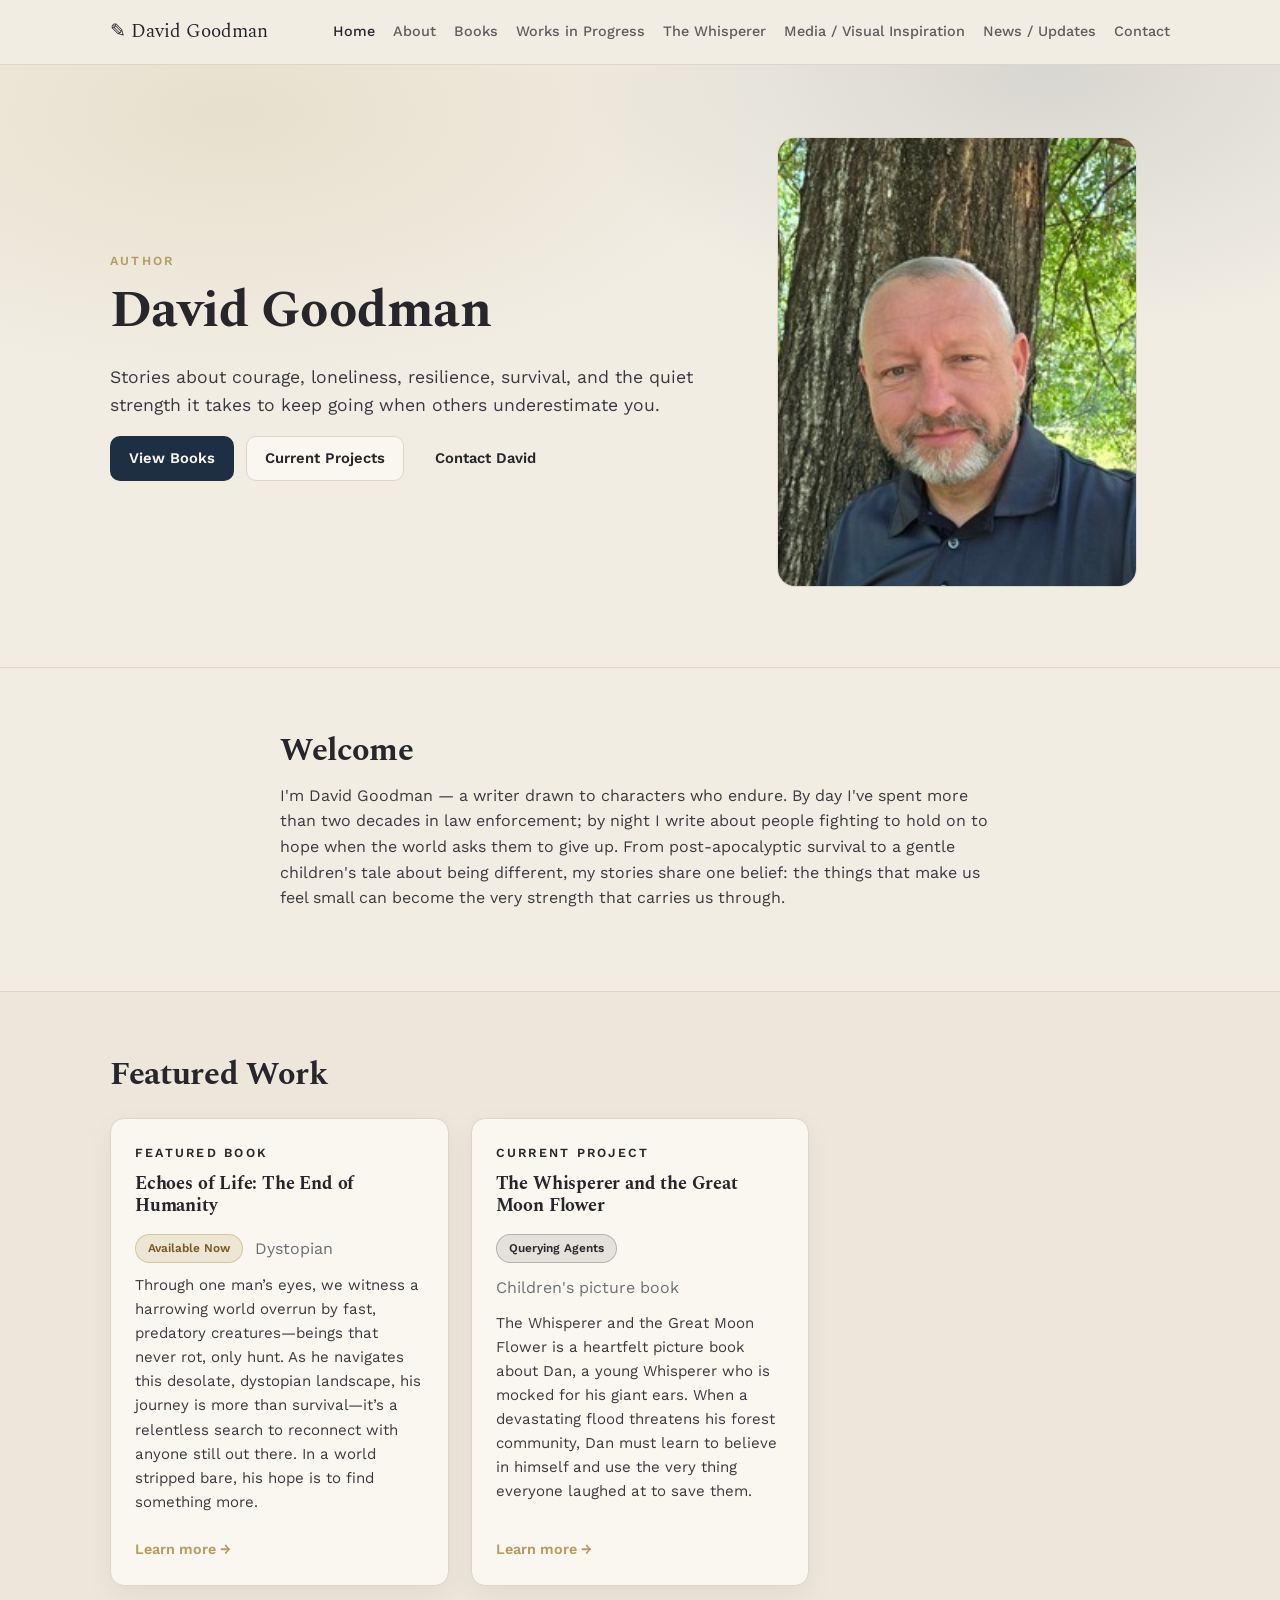
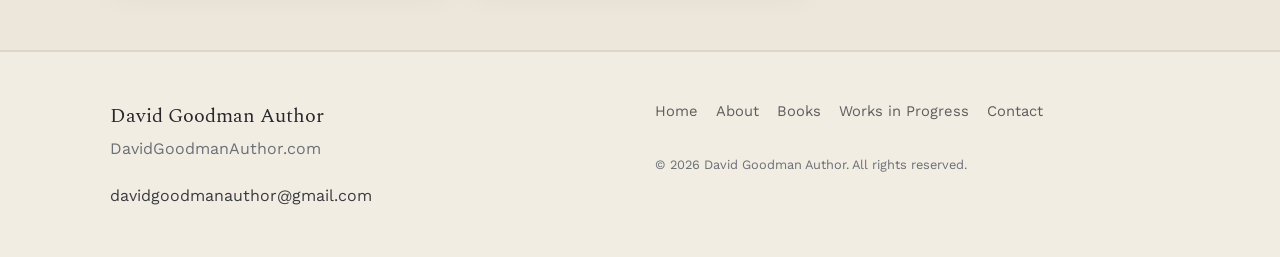
<file: index.html>
<!doctype html>
<html lang="en">
<head>
  <meta charset="utf-8" />
  <meta name="viewport" content="width=device-width, initial-scale=1" />
  <title>David Goodman Author</title>
  <meta name="description" content="David Goodman, author of Echoes of Life: The End of Humanity. Stories about courage, loneliness, resilience, and survival." />
  <link rel="preconnect" href="https://fonts.googleapis.com">
  <link rel="preconnect" href="https://fonts.gstatic.com" crossorigin>
  <link href="https://fonts.googleapis.com/css2?family=Spectral:ital,wght@0,400;0,500;0,600;0,700;1,400&family=Work+Sans:wght@400;500;600;700&display=swap" rel="stylesheet">
  <link rel="stylesheet" href="assets/css/styles.css" />
  <script src="https://identity.netlify.com/v1/netlify-identity-widget.js"></script>
</head>
<body data-page="home">
  <header id="site-header"></header>
  <main id="page-content"></main>
  <footer id="site-footer"></footer>
  <script src="assets/js/data.js"></script>
  <script src="assets/js/site.js"></script>
  <script>
    // Redirect to the admin panel after accepting a Netlify Identity invite / logging in.
    if (window.netlifyIdentity) {
      window.netlifyIdentity.on("init", function (user) {
        if (!user) {
          window.netlifyIdentity.on("login", function () { document.location.href = "/admin/"; });
        }
      });
    }
  </script>
</body>
</html>
</file>
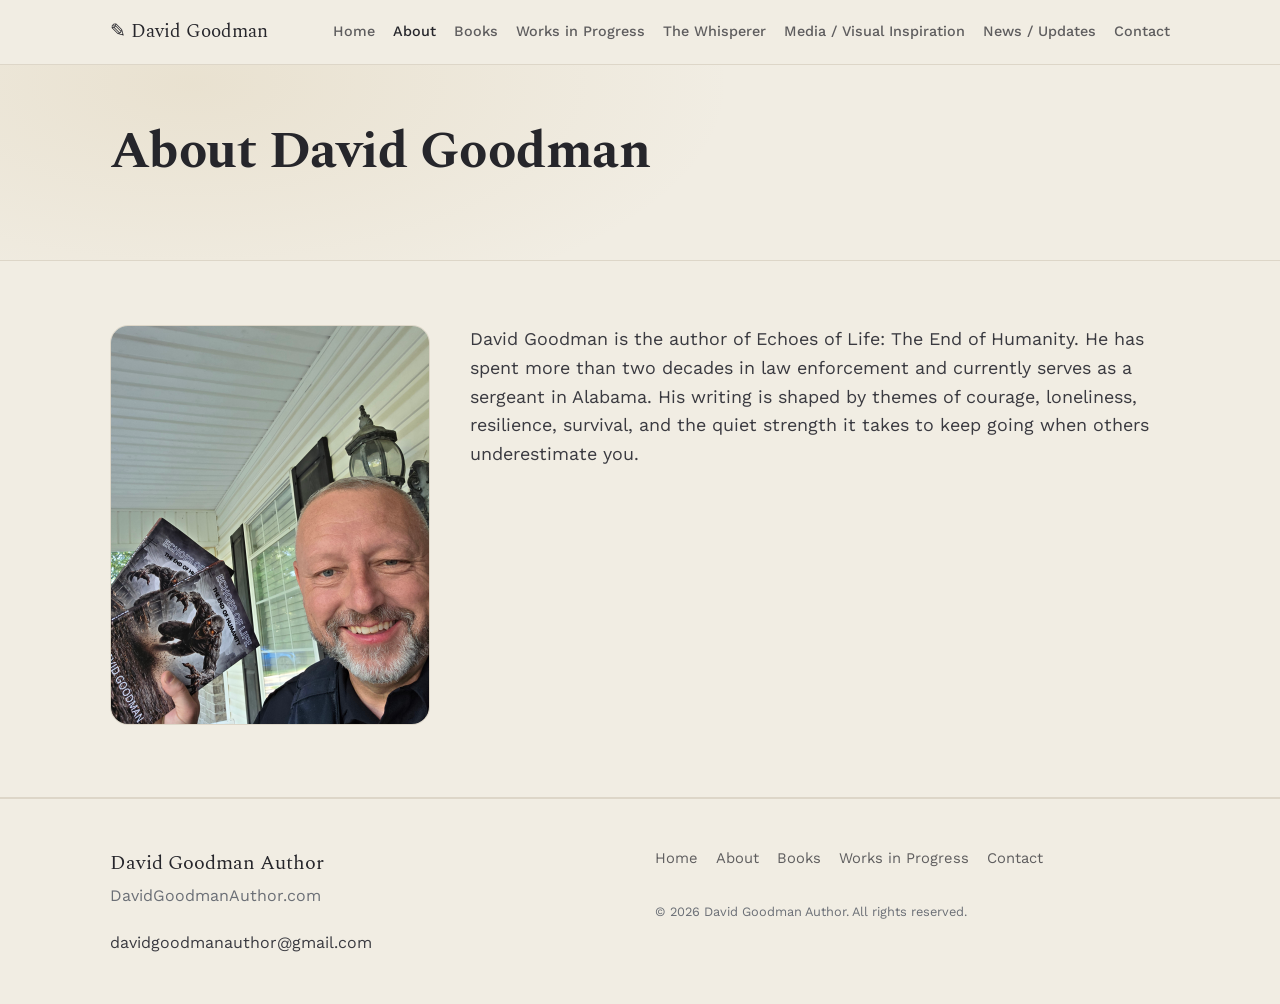
<file: about.html>
<!doctype html>
<html lang="en">
<head>
  <meta charset="utf-8" />
  <meta name="viewport" content="width=device-width, initial-scale=1" />
  <title>About — David Goodman Author</title>
  <link rel="preconnect" href="https://fonts.googleapis.com">
  <link rel="preconnect" href="https://fonts.gstatic.com" crossorigin>
  <link href="https://fonts.googleapis.com/css2?family=Spectral:ital,wght@0,400;0,500;0,600;0,700;1,400&family=Work+Sans:wght@400;500;600;700&display=swap" rel="stylesheet">
  <link rel="stylesheet" href="assets/css/styles.css" />
</head>
<body data-page="about">
  <header id="site-header"></header>
  <main id="page-content"></main>
  <footer id="site-footer"></footer>
  <script src="assets/js/data.js"></script>
  <script src="assets/js/site.js"></script>
</body>
</html>
</file>
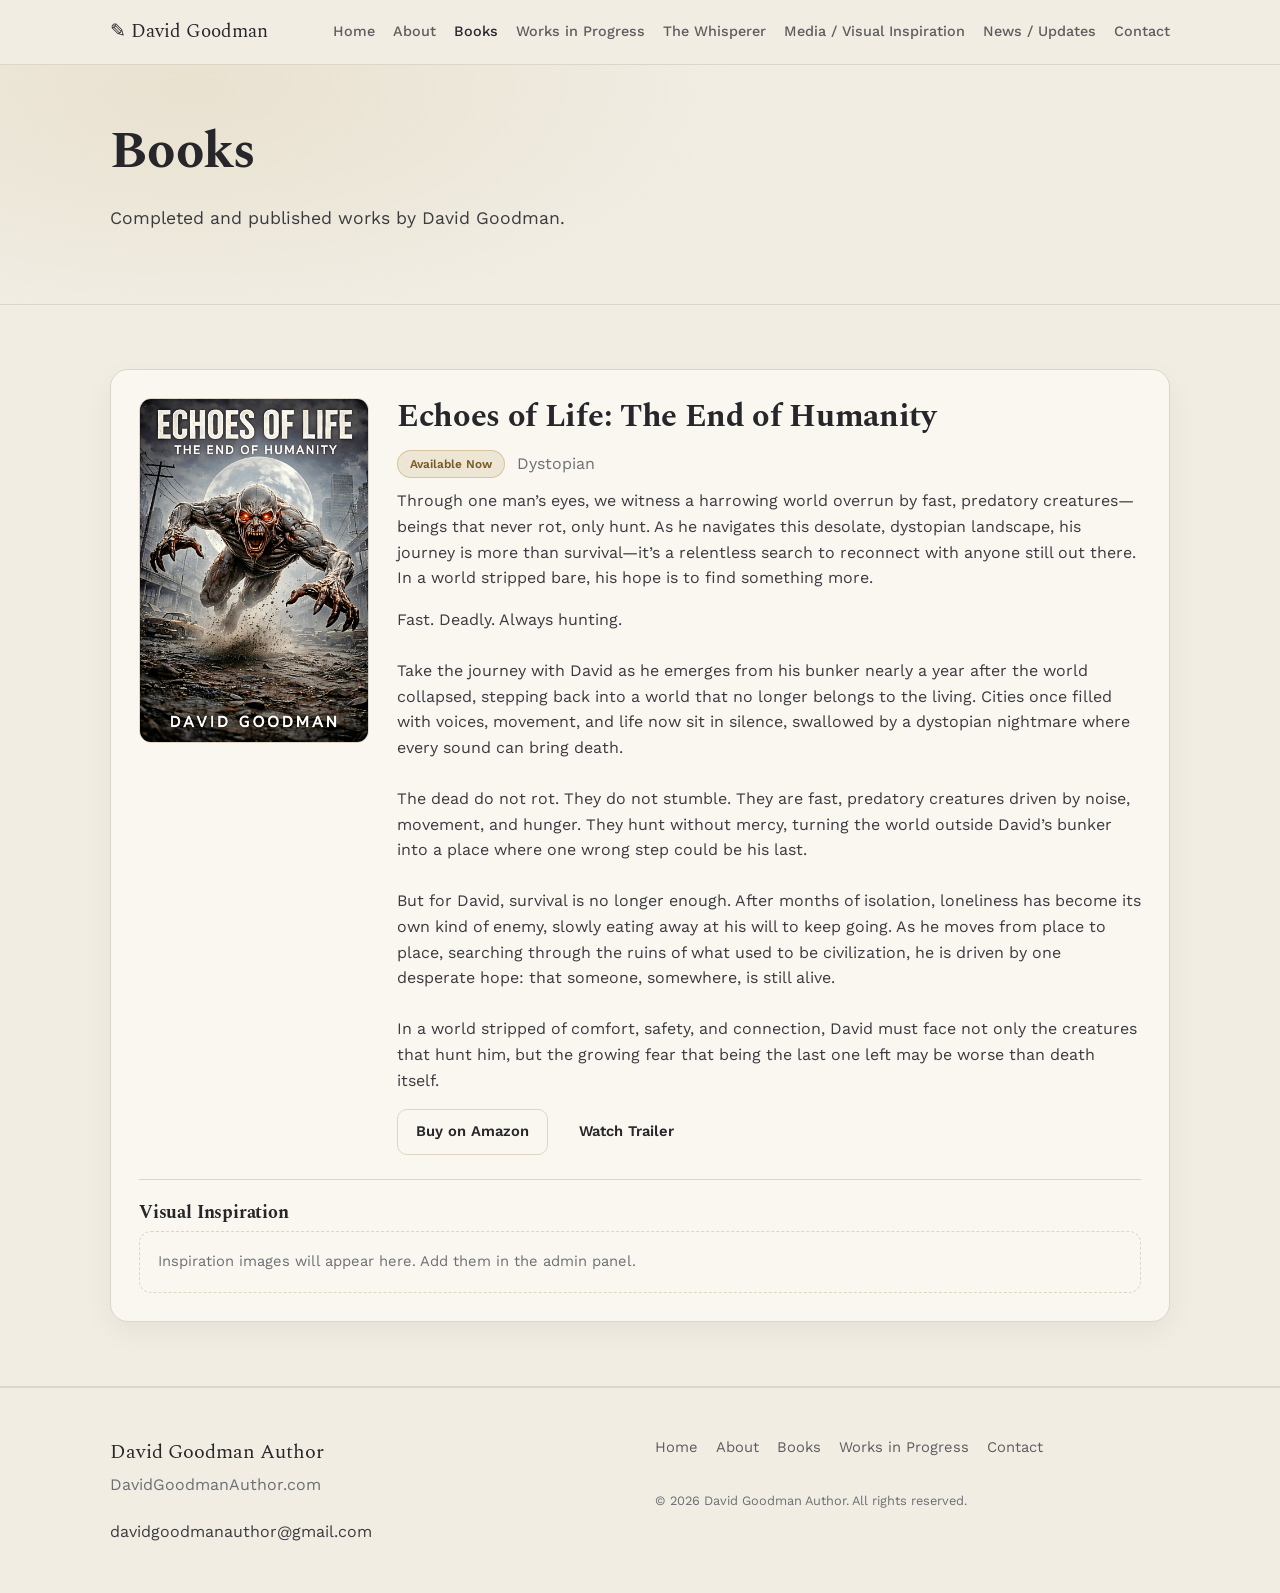
<file: books.html>
<!doctype html>
<html lang="en">
<head>
  <meta charset="utf-8" />
  <meta name="viewport" content="width=device-width, initial-scale=1" />
  <title>Books — David Goodman Author</title>
  <link rel="preconnect" href="https://fonts.googleapis.com">
  <link rel="preconnect" href="https://fonts.gstatic.com" crossorigin>
  <link href="https://fonts.googleapis.com/css2?family=Spectral:ital,wght@0,400;0,500;0,600;0,700;1,400&family=Work+Sans:wght@400;500;600;700&display=swap" rel="stylesheet">
  <link rel="stylesheet" href="assets/css/styles.css" />
</head>
<body data-page="books">
  <header id="site-header"></header>
  <main id="page-content"></main>
  <footer id="site-footer"></footer>
  <script src="assets/js/data.js"></script>
  <script src="assets/js/site.js"></script>
</body>
</html>
</file>
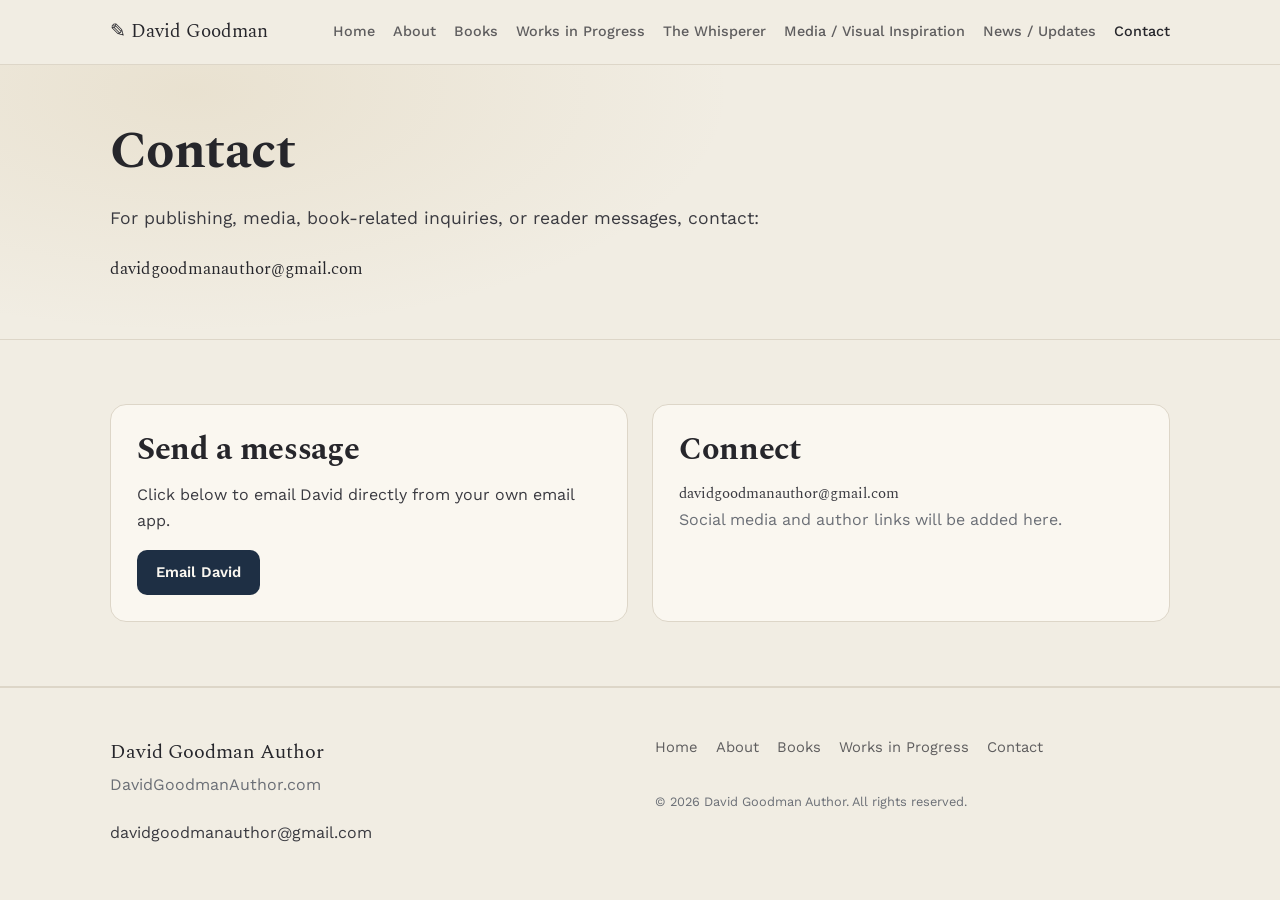
<file: contact.html>
<!doctype html>
<html lang="en">
<head>
  <meta charset="utf-8" />
  <meta name="viewport" content="width=device-width, initial-scale=1" />
  <title>Contact — David Goodman Author</title>
  <link rel="preconnect" href="https://fonts.googleapis.com">
  <link rel="preconnect" href="https://fonts.gstatic.com" crossorigin>
  <link href="https://fonts.googleapis.com/css2?family=Spectral:ital,wght@0,400;0,500;0,600;0,700;1,400&family=Work+Sans:wght@400;500;600;700&display=swap" rel="stylesheet">
  <link rel="stylesheet" href="assets/css/styles.css" />
</head>
<body data-page="contact">
  <header id="site-header"></header>
  <main id="page-content"></main>
  <footer id="site-footer"></footer>
  <script src="assets/js/data.js"></script>
  <script src="assets/js/site.js"></script>
</body>
</html>
</file>
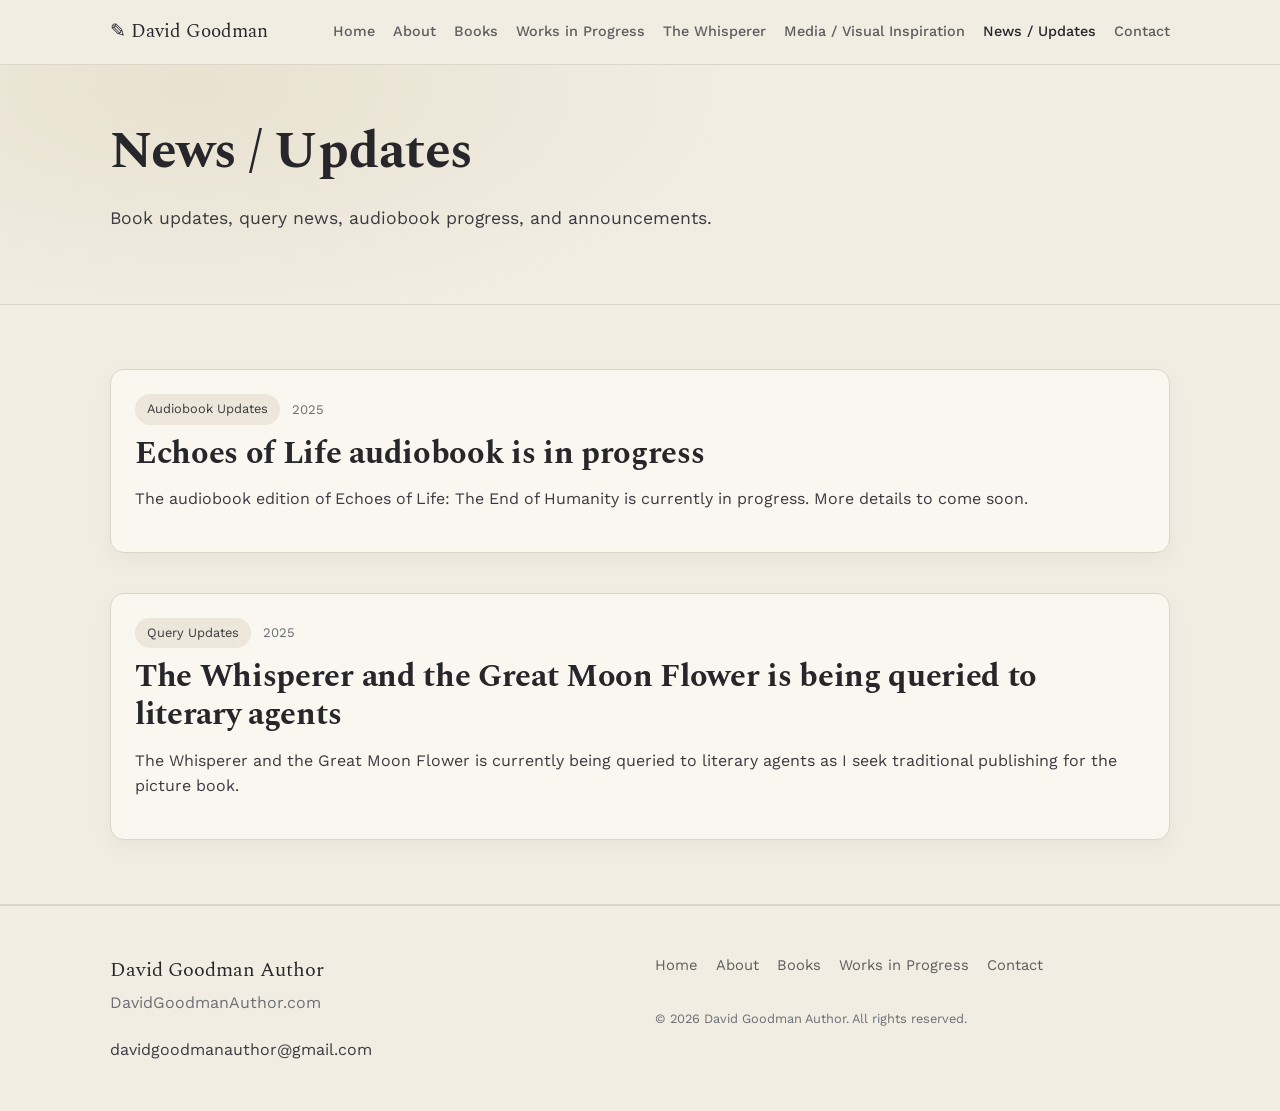
<file: news.html>
<!doctype html>
<html lang="en">
<head>
  <meta charset="utf-8" />
  <meta name="viewport" content="width=device-width, initial-scale=1" />
  <title>News / Updates — David Goodman Author</title>
  <link rel="preconnect" href="https://fonts.googleapis.com">
  <link rel="preconnect" href="https://fonts.gstatic.com" crossorigin>
  <link href="https://fonts.googleapis.com/css2?family=Spectral:ital,wght@0,400;0,500;0,600;0,700;1,400&family=Work+Sans:wght@400;500;600;700&display=swap" rel="stylesheet">
  <link rel="stylesheet" href="assets/css/styles.css" />
</head>
<body data-page="news">
  <header id="site-header"></header>
  <main id="page-content"></main>
  <footer id="site-footer"></footer>
  <script src="assets/js/data.js"></script>
  <script src="assets/js/site.js"></script>
</body>
</html>
</file>
<file: assets/css/styles.css>
:root{
  --cream:#f1ede3; --cream-card:#faf7f0; --charcoal:#2b2b2e; --ink:#26262b;
  --muted:#6b6f76; --border:#ddd6c8; --deep-blue:#1e2f44; --gold:#b89b5e;
  --forest:#1f3a2e; --radius:14px;
  --font-head:'Spectral',Georgia,serif; --font-body:'Work Sans',system-ui,sans-serif;
}
*{box-sizing:border-box}
html{scroll-behavior:smooth}
body{margin:0;font-family:var(--font-body);color:var(--ink);background:var(--cream);line-height:1.6;-webkit-font-smoothing:antialiased}
h1,h2,h3{font-family:var(--font-head);line-height:1.2;letter-spacing:-.01em;margin:0 0 .4em}
h1{font-size:clamp(2rem,5vw,3.25rem)}
h2{font-size:clamp(1.4rem,3vw,2rem)}
h3{font-size:1.15rem}
p{margin:0 0 1rem}
a{color:inherit}
.container{max-width:1100px;margin:0 auto;padding:0 20px}
.reading{max-width:760px}
.muted{color:var(--muted)}
.body-text{color:#3a3a40}
.italic{font-style:italic}
.lead{font-size:1.1rem;color:#3a3a40;max-width:760px}
.eyebrow{font-size:.78rem;letter-spacing:.18em;text-transform:uppercase;font-weight:600;margin-bottom:.6rem}
.gold{color:var(--gold)}
.forest-eyebrow{color:var(--forest)}

/* header */
#site-header{position:sticky;top:0;z-index:50;background:rgba(241,237,227,.92);backdrop-filter:blur(8px);border-bottom:1px solid var(--border)}
.nav{display:flex;align-items:center;justify-content:space-between;height:64px;gap:16px}
.brand{font-family:var(--font-head);font-size:1.2rem;text-decoration:none;color:var(--ink);white-space:nowrap}
.navlinks{display:flex;flex-wrap:wrap;gap:18px}
.navlink{text-decoration:none;color:rgba(38,38,43,.72);font-size:.9rem;font-weight:500}
.navlink:hover,.navlink.active{color:var(--ink)}
.menu-toggle{display:none;background:none;border:1px solid var(--border);border-radius:8px;font-size:1.2rem;padding:4px 10px;cursor:pointer}
@media(max-width:1000px){
  .menu-toggle{display:block}
  .navlinks{display:none;position:absolute;top:64px;left:0;right:0;flex-direction:column;background:var(--cream-card);border-bottom:1px solid var(--border);padding:12px 20px}
  .navlinks.open{display:flex}
}

/* buttons */
.btn{display:inline-block;text-decoration:none;border-radius:10px;padding:10px 18px;font-weight:600;font-size:.92rem;cursor:pointer;border:1px solid transparent;transition:.15s}
.btn-row{display:flex;flex-wrap:wrap;gap:12px;margin-top:8px}
.btn-primary{background:var(--deep-blue);color:#faf7f0}
.btn-primary:hover{opacity:.92}
.btn-outline{border-color:var(--border);background:var(--cream-card);color:var(--ink)}
.btn-outline:hover{border-color:var(--gold)}
.btn-ghost{background:transparent;color:var(--ink)}
.btn-ghost:hover{background:rgba(0,0,0,.04)}
.btn-accent{background:var(--gold);color:#2b2b2e;border-color:var(--gold)}
.btn-accent:hover{filter:brightness(1.06)}
.custom-btn-note{font-size:.92rem;color:var(--muted);margin:16px 0 2px;max-width:60ch}

/* hero */
.hero{border-bottom:1px solid var(--border);background:
  radial-gradient(1000px 500px at 18% 8%,rgba(184,155,94,.16),transparent 55%),
  radial-gradient(800px 460px at 82% 0%,rgba(30,47,68,.12),transparent 60%)}
.hero-grid{display:grid;grid-template-columns:1.4fr 1fr;gap:40px;align-items:center;padding:72px 20px}
.hero-text h1{margin-top:4px}
.portrait{width:100%;aspect-ratio:4/5;object-fit:cover;border-radius:18px;border:1px solid var(--border)}
.cover{width:100%;aspect-ratio:2/3;object-fit:cover;border-radius:12px;border:1px solid var(--border)}
.hero-photo{max-width:360px;margin:0 auto;width:100%}
@media(max-width:820px){.hero-grid{grid-template-columns:1fr;padding:48px 20px}.hero-photo{max-width:300px}}

/* sections */
.section{padding:64px 0;border-bottom:1px solid var(--border)}
.section.alt{background:#ece7da}
.page-head{padding:56px 0;border-bottom:1px solid var(--border);background:radial-gradient(900px 400px at 15% 10%,rgba(184,155,94,.14),transparent 60%)}
.page-head.forest{background:radial-gradient(800px 400px at 12% 0,rgba(31,58,46,.14),transparent 60%)}
.stack>*{margin-bottom:40px}
.stack>*:last-child{margin-bottom:0}

/* badges */
.badge{display:inline-block;border-radius:999px;padding:4px 12px;font-size:.74rem;font-weight:600;border:1px solid;white-space:nowrap}
.meta{display:flex;flex-wrap:wrap;align-items:center;gap:12px;margin:10px 0}
.badge-published{background:rgba(30,47,68,.12);color:#1e2f44;border-color:rgba(30,47,68,.3)}
.badge-available-now{background:rgba(184,155,94,.18);color:#785c28;border-color:rgba(184,155,94,.45)}
.badge-in-progress{background:rgba(31,58,46,.14);color:#1f3a2e;border-color:rgba(31,58,46,.3)}
.badge-querying-agents{background:rgba(43,43,46,.1);color:#2b2b2e;border-color:rgba(43,43,46,.25)}
.badge-drafting{background:rgba(31,58,46,.1);color:#1f3a2e;border-color:rgba(31,58,46,.25)}
.badge-revising{background:rgba(184,155,94,.14);color:#785c28;border-color:rgba(184,155,94,.35)}
.badge-coming-soon{background:#e7e2d6;color:var(--ink);border-color:var(--border)}
.badge-on-hold{background:rgba(43,43,46,.08);color:var(--muted);border-color:var(--border)}

/* cards */
.feature-grid{display:grid;grid-template-columns:repeat(3,1fr);gap:22px;margin-top:24px}
.feature-card{display:flex;flex-direction:column;background:var(--cream-card);border:1px solid var(--border);border-radius:var(--radius);padding:24px;text-decoration:none;color:inherit;transition:.18s;box-shadow:0 10px 30px rgba(18,18,20,.05)}
.feature-card:hover{box-shadow:0 16px 40px rgba(18,18,20,.1);transform:translateY(-2px)}
.card-desc{flex:1;font-size:.94rem;color:#3a3a40}
.link-more{color:var(--gold);font-weight:600;font-size:.9rem;margin-top:8px}
@media(max-width:820px){.feature-grid{grid-template-columns:1fr}}

.book-card{background:var(--cream-card);border:1px solid var(--border);border-radius:18px;padding:28px;box-shadow:0 10px 30px rgba(18,18,20,.05)}
.book-grid{display:grid;grid-template-columns:230px 1fr;gap:28px}
.book-cover{width:100%}
.excerpt,.book-gallery{margin-top:24px;padding-top:22px;border-top:1px solid var(--border)}
.note{display:inline-block;background:#ece7da;border-radius:10px;padding:8px 14px;font-size:.9rem;margin-top:6px}
@media(max-width:680px){.book-grid{grid-template-columns:1fr}.book-cover{max-width:230px}}

.project-grid{display:grid;grid-template-columns:1fr 1fr;gap:22px}
.project-card{background:var(--cream-card);border:1px solid var(--border);border-radius:18px;padding:26px;box-shadow:0 10px 30px rgba(18,18,20,.05)}
.project-head{display:flex;justify-content:space-between;align-items:flex-start;gap:12px}
@media(max-width:820px){.project-grid{grid-template-columns:1fr}}
.chips{display:flex;flex-wrap:wrap;gap:8px;margin:6px 0 12px}
.chip{background:#ece7da;border-radius:999px;padding:5px 12px;font-size:.8rem;color:#3a3a40}
.excerpt-toggle{margin-top:10px}
.excerpt-toggle summary{cursor:pointer;font-weight:600;color:var(--deep-blue)}

/* about */
.about-grid{display:grid;grid-template-columns:320px 1fr;gap:40px}
.lead-text{font-size:1.12rem}
@media(max-width:820px){.about-grid{grid-template-columns:1fr}.about-photo{max-width:320px}}

/* galleries */
.gallery{display:grid;grid-template-columns:repeat(auto-fill,minmax(150px,1fr));gap:12px}
.gallery-item{display:block;border-radius:12px;overflow:hidden;border:1px solid var(--border)}
.gallery-item img{width:100%;height:150px;object-fit:cover;display:block}
.gallery-empty,.info-box,.disclaimer{background:var(--cream-card);border:1px dashed var(--border);border-radius:12px;padding:18px;color:var(--muted);font-size:.92rem}
.info-box{border-style:solid;color:#3a3a40;margin-bottom:24px}
.disclaimer{border-style:solid;border-color:rgba(31,58,46,.3);background:rgba(31,58,46,.06);color:#3a3a40}
.media-section{margin-bottom:36px}

/* placeholder */
.placeholder{display:flex;align-items:center;justify-content:center;background:#e7e2d6;color:#a59c86;font-size:.85rem;border:1px solid var(--border)}
.placeholder.portrait{aspect-ratio:4/5;border-radius:18px}
.placeholder.cover{aspect-ratio:2/3;border-radius:12px}
.gallery-item .placeholder,.gallery .placeholder{height:150px;border-radius:12px}

/* news */
.news-card{background:var(--cream-card);border:1px solid var(--border);border-radius:14px;padding:24px;box-shadow:0 8px 24px rgba(18,18,20,.04)}
.news-meta{display:flex;gap:12px;align-items:center;margin-bottom:10px;font-size:.82rem}

/* contact */
.contact-email,.contact-link a,.contact-link{font-family:var(--font-head);font-size:1.05rem;color:var(--ink);text-decoration:none;display:inline-block}
.contact-email{margin-top:8px;color:var(--ink)}
.contact-grid{display:grid;grid-template-columns:1fr 1fr;gap:24px}
.contact-card{background:var(--cream-card);border:1px solid var(--border);border-radius:16px;padding:26px}
.contact-link{display:block;margin-top:10px;font-size:.95rem;color:#3a3a40}
@media(max-width:820px){.contact-grid{grid-template-columns:1fr}}

/* footer */
#site-footer{background:var(--cream);border-top:1px solid var(--border)}
.footer-grid{display:grid;grid-template-columns:1fr 1fr;gap:30px;padding:48px 20px}
.footer-name{font-family:var(--font-head);font-size:1.25rem;margin-bottom:4px}
.footer-email{display:inline-block;margin-top:6px;color:#3a3a40;text-decoration:none}
.footer-links{display:flex;flex-wrap:wrap;gap:18px;align-content:flex-start}
.footer-links a{color:rgba(38,38,43,.72);text-decoration:none;font-size:.92rem}
.footer-links a:hover{color:var(--ink)}
.copyright{flex-basis:100%;margin-top:14px;font-size:.8rem}
@media(max-width:680px){.footer-grid{grid-template-columns:1fr}}
</file>
